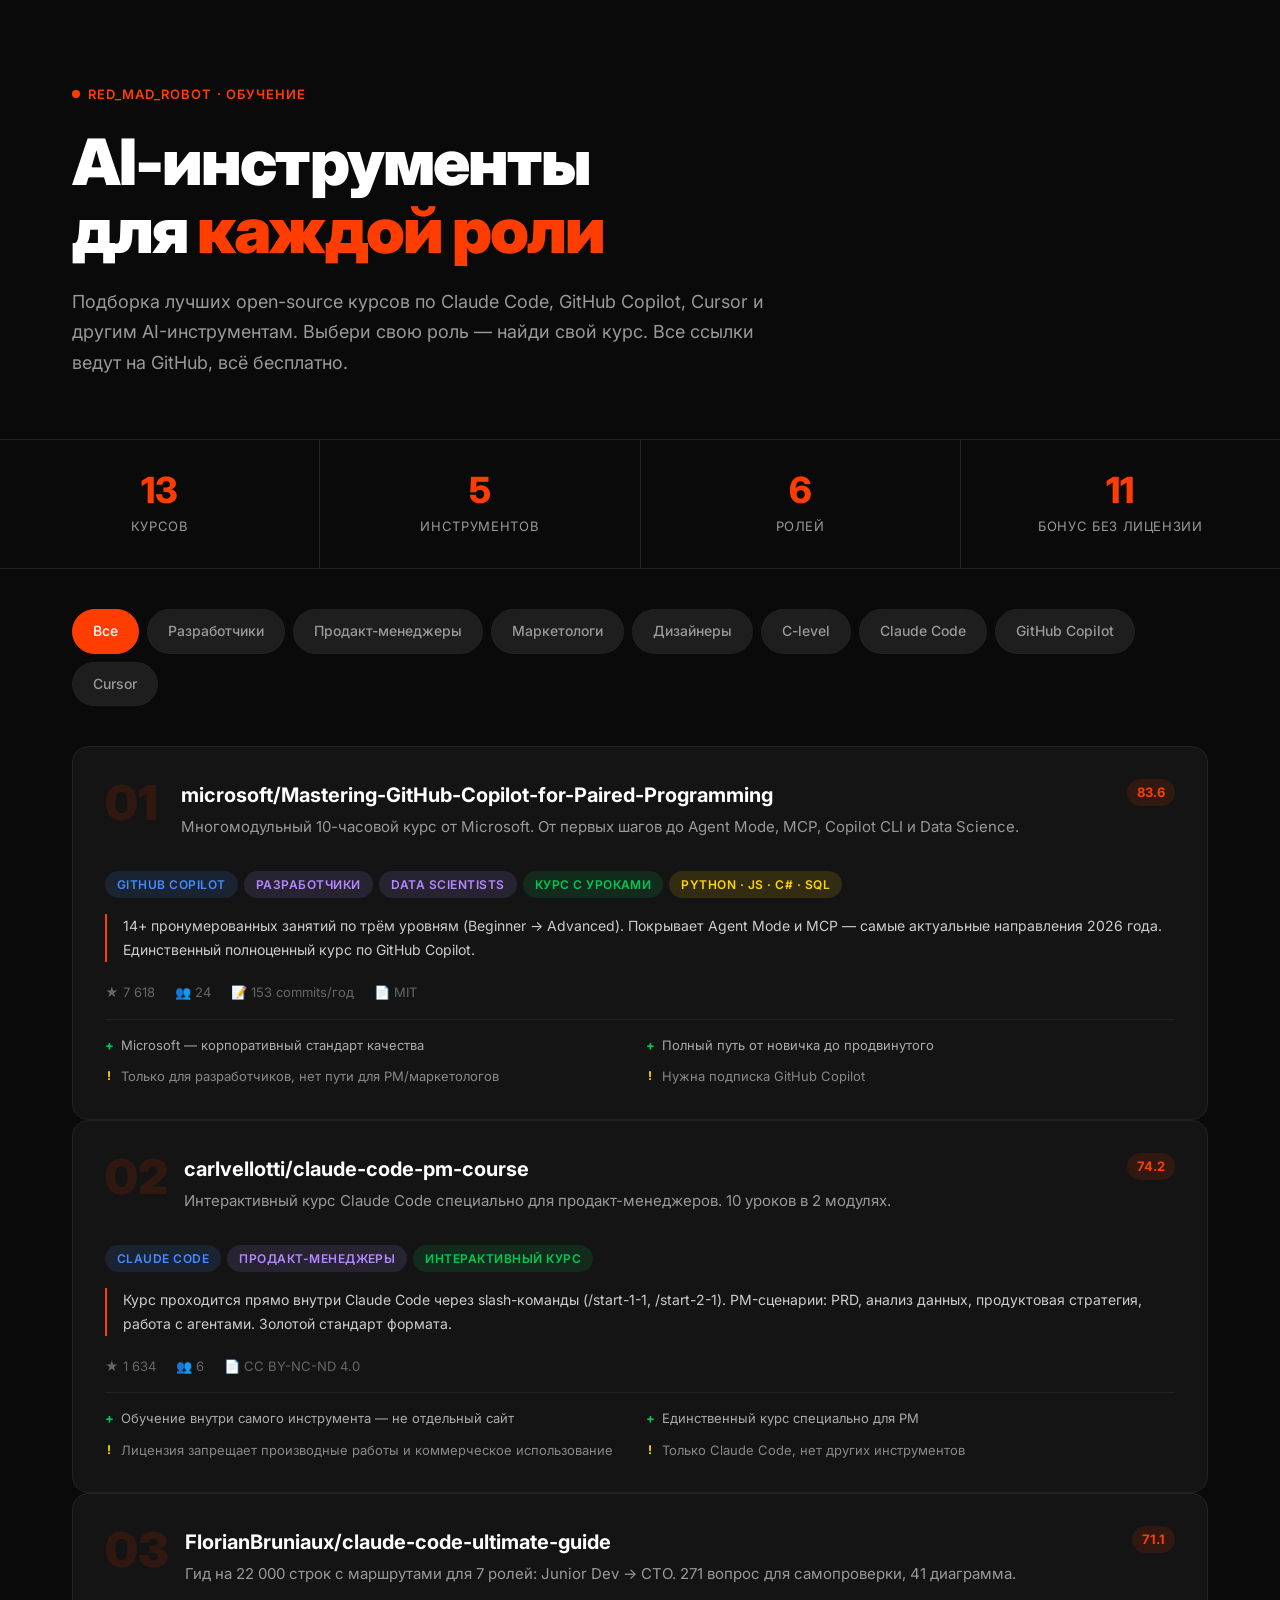
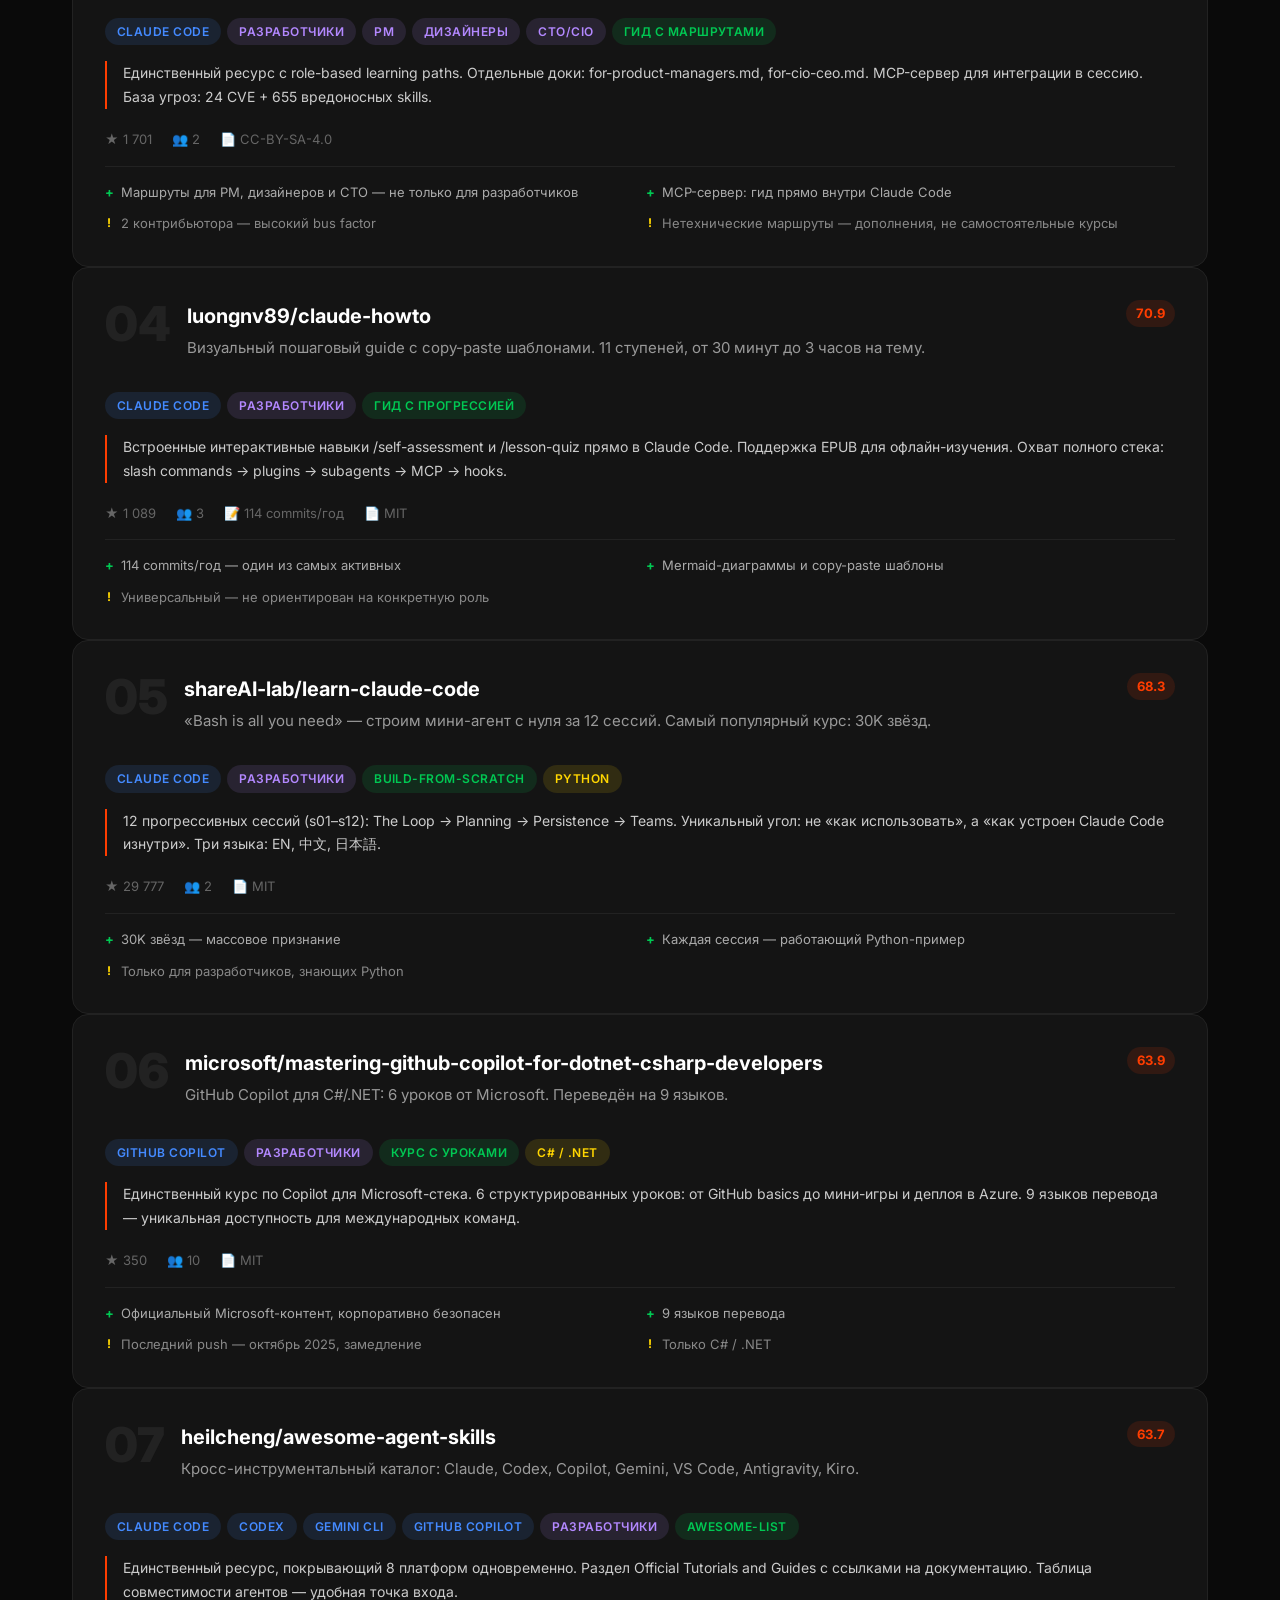
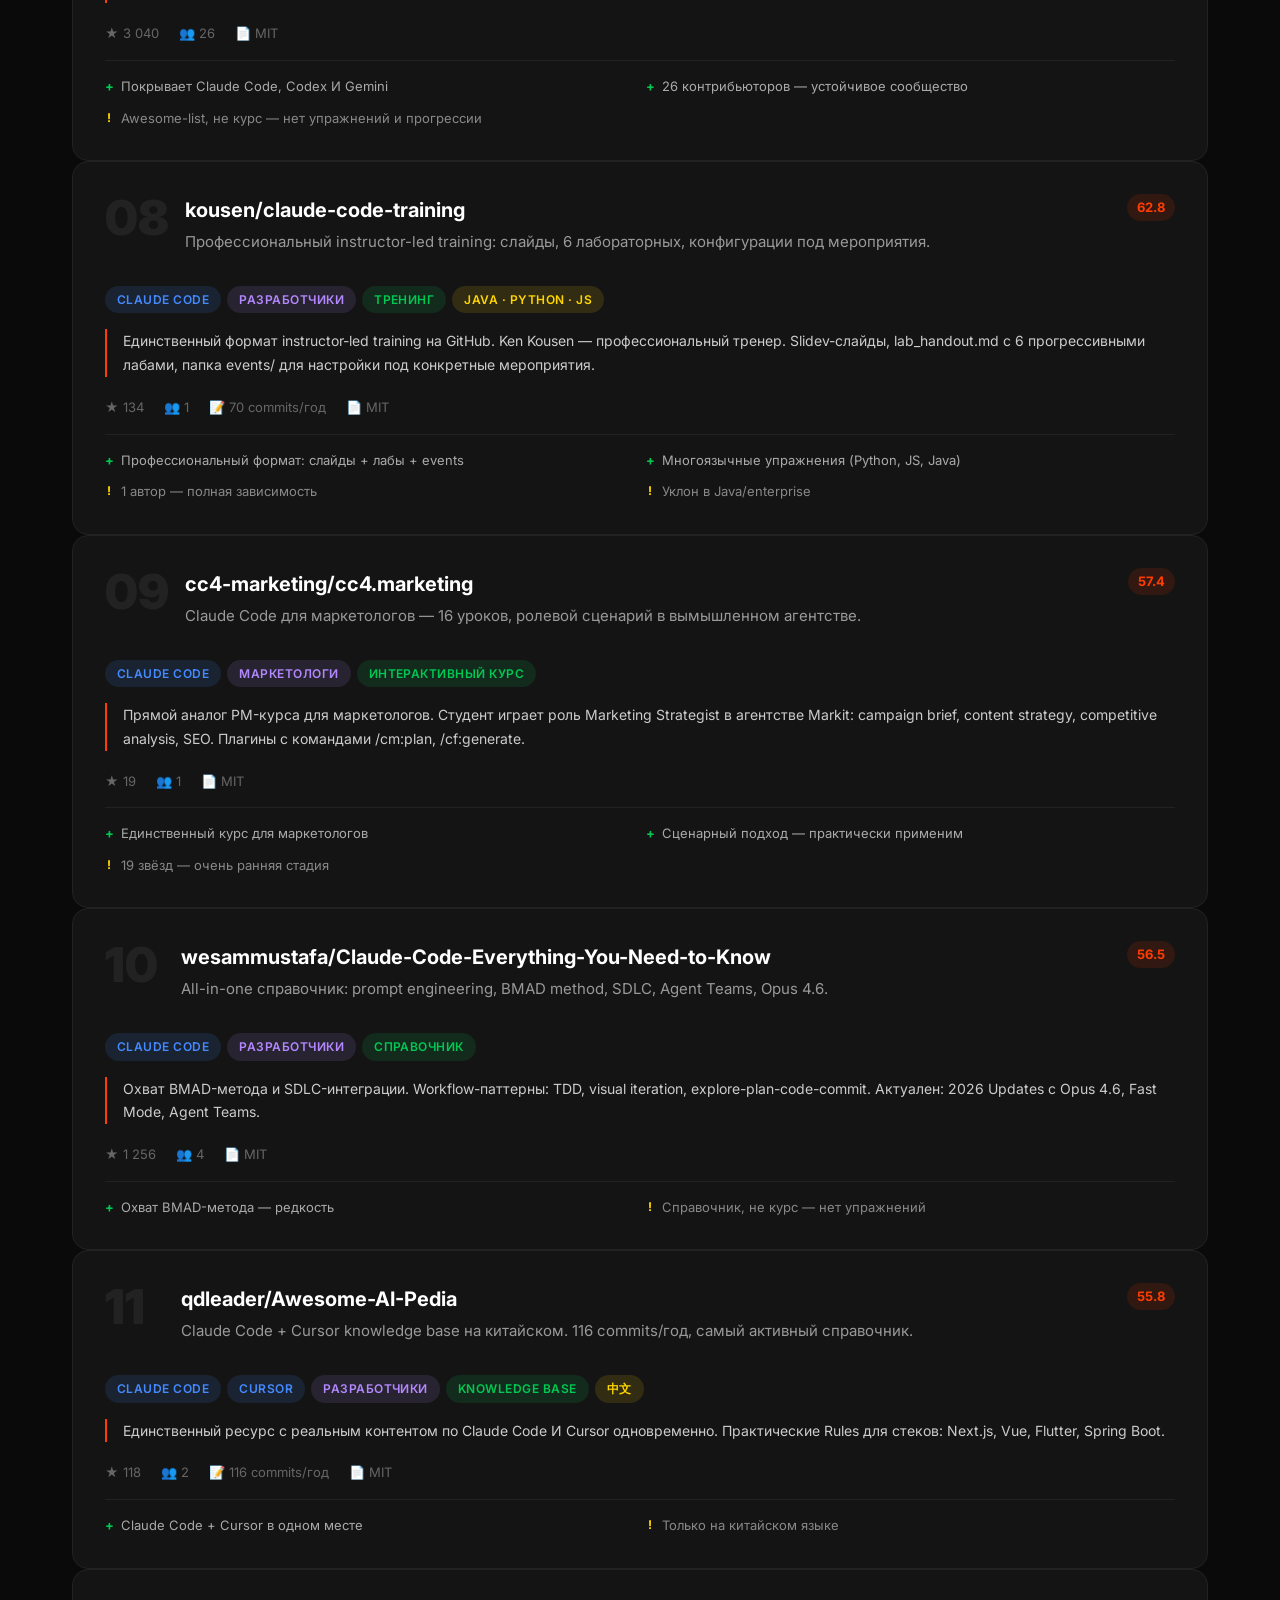
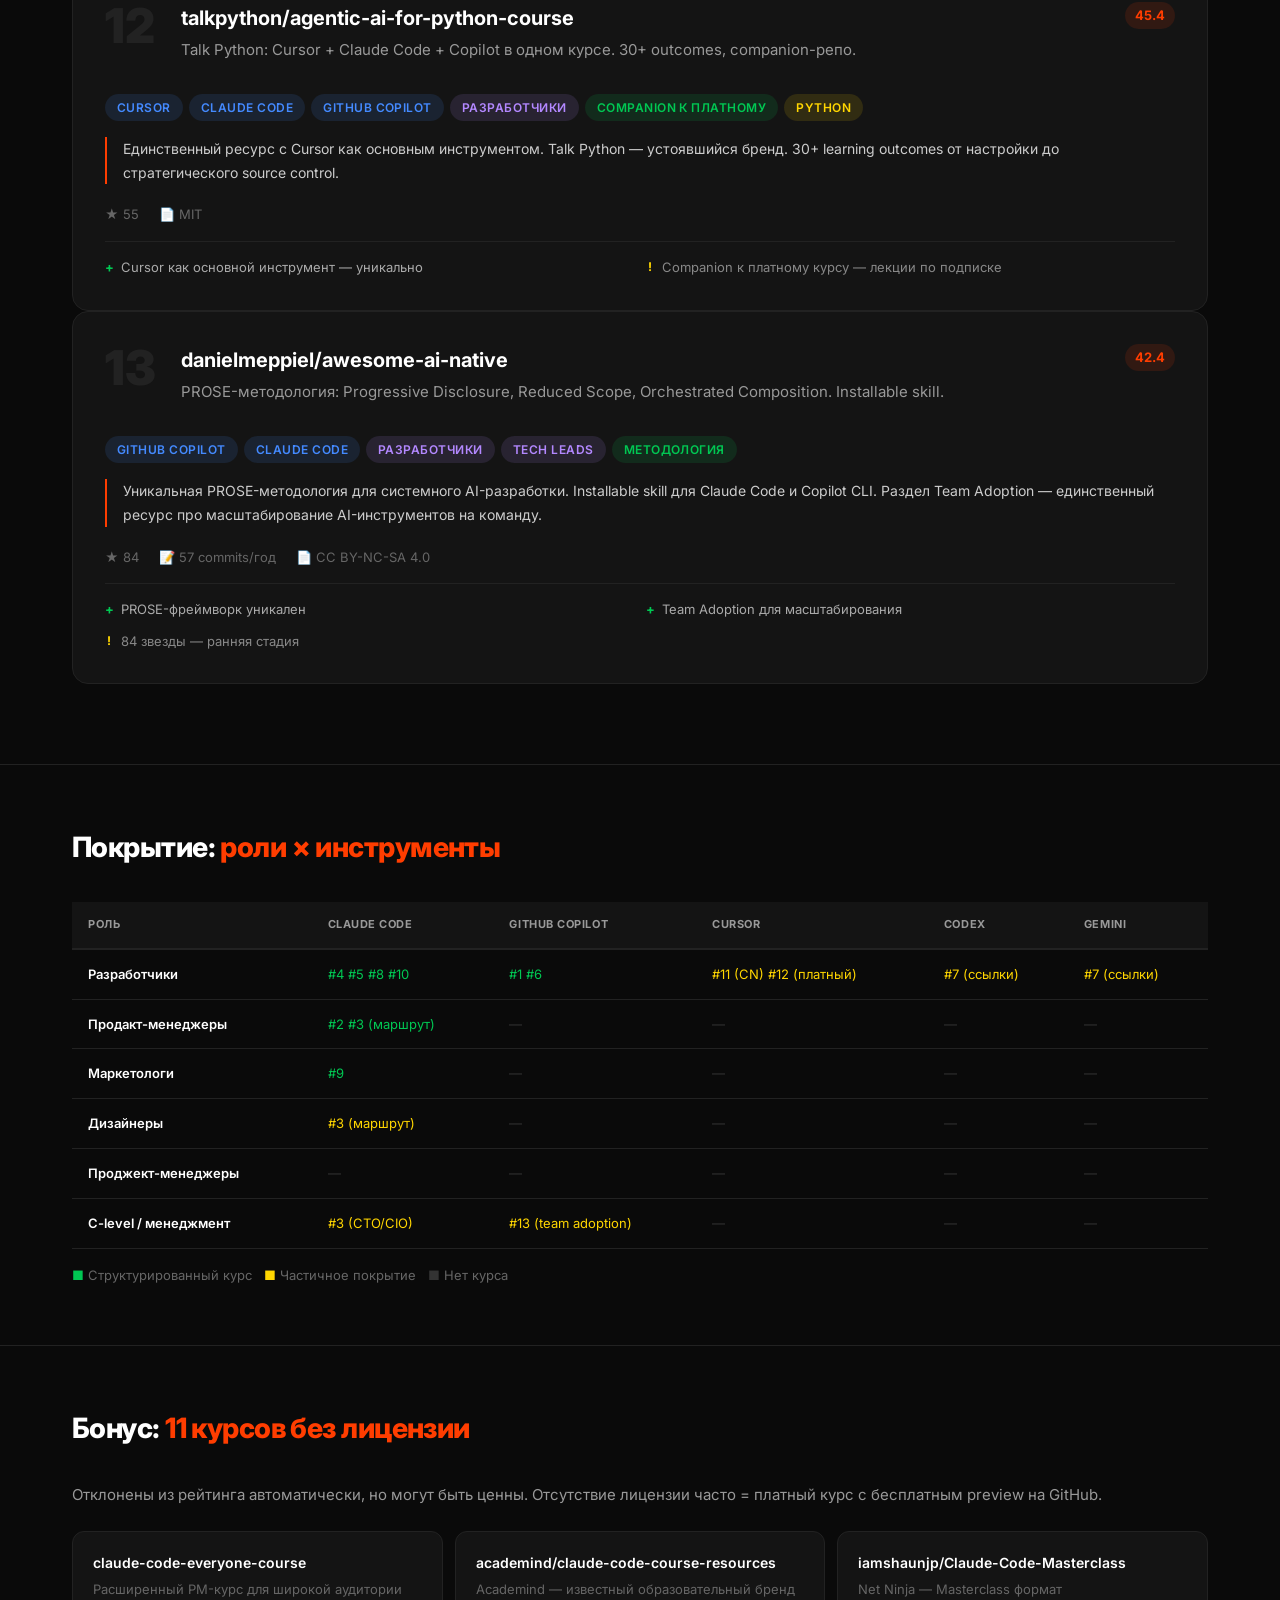
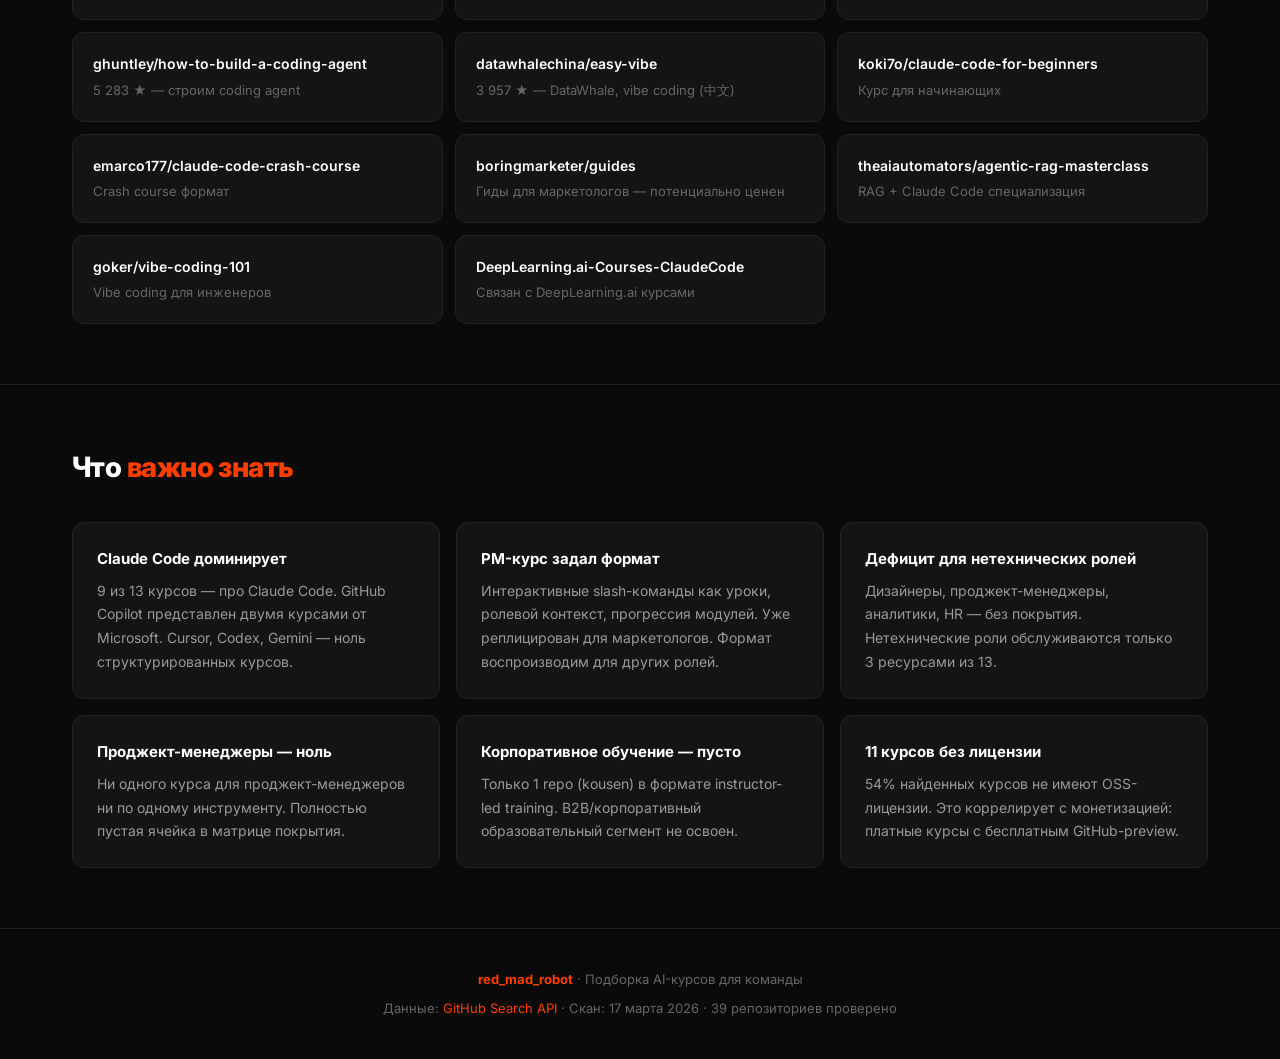
<file: resource/ai-courses-landing-v3.html>
<!DOCTYPE html>
<html lang="ru">
<head>
<meta charset="UTF-8">
<meta name="viewport" content="width=device-width, initial-scale=1.0">
<title>AI-инструменты: курсы для команды — red_mad_robot</title>
<link rel="preconnect" href="https://fonts.googleapis.com">
<link rel="preconnect" href="https://fonts.gstatic.com" crossorigin>
<link href="https://fonts.googleapis.com/css2?family=Inter:wght@400;500;600;700;800;900&display=swap" rel="stylesheet">
<style>
:root {
  --red: #FF3D00;
  --red-hover: #FF5722;
  --red-dim: rgba(255, 61, 0, 0.12);
  --bg: #0A0A0A;
  --bg-card: #141414;
  --bg-card-hover: #1A1A1A;
  --bg-tag: #1E1E1E;
  --text: #FFFFFF;
  --text-secondary: #999999;
  --text-dim: #666666;
  --border: #222222;
  --green: #00C853;
  --yellow: #FFD600;
  --blue: #448AFF;
  --purple: #B388FF;
}

* { margin: 0; padding: 0; box-sizing: border-box; }

body {
  font-family: 'Inter', -apple-system, BlinkMacSystemFont, sans-serif;
  background: var(--bg);
  color: var(--text);
  line-height: 1.6;
  -webkit-font-smoothing: antialiased;
}

.container {
  max-width: 1200px;
  margin: 0 auto;
  padding: 0 32px;
}

/* ── Hero ── */
.hero {
  padding: 80px 0 60px;
  border-bottom: 1px solid var(--border);
}

.hero__label {
  display: inline-flex;
  align-items: center;
  gap: 8px;
  font-size: 13px;
  font-weight: 600;
  letter-spacing: 0.08em;
  text-transform: uppercase;
  color: var(--red);
  margin-bottom: 24px;
}

.hero__label::before {
  content: '';
  display: block;
  width: 8px;
  height: 8px;
  background: var(--red);
  border-radius: 50%;
}

.hero__title {
  font-size: clamp(36px, 5vw, 64px);
  font-weight: 900;
  line-height: 1.05;
  letter-spacing: -0.03em;
  margin-bottom: 24px;
  max-width: 900px;
}

.hero__title span {
  color: var(--red);
}

.hero__subtitle {
  font-size: 18px;
  color: var(--text-secondary);
  max-width: 720px;
  line-height: 1.7;
}

/* ── Stats bar ── */
.stats {
  display: grid;
  grid-template-columns: repeat(auto-fit, minmax(160px, 1fr));
  gap: 1px;
  background: var(--border);
  border-bottom: 1px solid var(--border);
}

.stat {
  background: var(--bg);
  padding: 32px;
  text-align: center;
}

.stat__number {
  font-size: 36px;
  font-weight: 800;
  color: var(--red);
  line-height: 1;
  margin-bottom: 8px;
}

.stat__label {
  font-size: 13px;
  color: var(--text-secondary);
  text-transform: uppercase;
  letter-spacing: 0.05em;
}

/* ── Filter ── */
.filter-section {
  padding: 40px 0 20px;
}

.filter-row {
  display: flex;
  gap: 8px;
  flex-wrap: wrap;
}

.filter-btn {
  background: var(--bg-tag);
  border: 1px solid var(--border);
  color: var(--text-secondary);
  padding: 10px 20px;
  border-radius: 100px;
  font-size: 14px;
  font-family: inherit;
  font-weight: 500;
  cursor: pointer;
  transition: all 0.2s;
  -webkit-tap-highlight-color: rgba(255, 61, 0, 0.2);
  touch-action: manipulation;
  min-height: 44px;
  user-select: none;
}

.filter-btn:hover {
  border-color: var(--text-dim);
  color: var(--text);
}

/* active state handled by :checked CSS selectors */

/* ── Course cards ── */
.courses {
  padding: 20px 0 80px;
  display: grid;
  gap: 16px;
}

.course-card {
  background: var(--bg-card);
  border: 1px solid var(--border);
  border-radius: 16px;
  padding: 32px;
  transition: all 0.25s;
  cursor: default;
  position: relative;
  overflow: hidden;
}

.course-card:hover {
  background: var(--bg-card-hover);
  border-color: #333;
  transform: translateY(-2px);
}

.course-card__header {
  display: flex;
  justify-content: space-between;
  align-items: flex-start;
  gap: 16px;
  margin-bottom: 16px;
}

.course-card__rank {
  font-size: 48px;
  font-weight: 900;
  color: var(--border);
  line-height: 1;
  flex-shrink: 0;
  min-width: 60px;
}

.course-card__rank.top3 {
  color: var(--red-dim);
}

.course-card__meta {
  flex: 1;
}

.course-card__name {
  font-size: 20px;
  font-weight: 700;
  margin-bottom: 4px;
}

.course-card__name a {
  color: var(--text);
  text-decoration: none;
  word-break: break-word;
  overflow-wrap: break-word;
}

.course-card__name a:hover {
  color: var(--red);
}

.course-card__score-badge {
  display: inline-flex;
  align-items: center;
  gap: 4px;
  background: var(--red-dim);
  color: var(--red);
  font-size: 13px;
  font-weight: 700;
  padding: 3px 10px;
  border-radius: 100px;
  flex-shrink: 0;
}

.course-card__desc {
  color: var(--text-secondary);
  font-size: 15px;
  margin-bottom: 16px;
}

.course-card__why {
  font-size: 14px;
  line-height: 1.7;
  color: #ccc;
  margin-bottom: 20px;
  padding-left: 16px;
  border-left: 2px solid var(--red);
}

.course-card__tags {
  display: flex;
  gap: 6px;
  flex-wrap: wrap;
  margin-bottom: 16px;
}

.tag {
  display: inline-block;
  padding: 4px 12px;
  border-radius: 100px;
  font-size: 12px;
  font-weight: 600;
  text-transform: uppercase;
  letter-spacing: 0.04em;
}

.tag--tool {
  background: rgba(68, 138, 255, 0.12);
  color: var(--blue);
}

.tag--role {
  background: rgba(179, 136, 255, 0.12);
  color: var(--purple);
}

.tag--format {
  background: rgba(0, 200, 83, 0.12);
  color: var(--green);
}

.tag--lang {
  background: rgba(255, 214, 0, 0.12);
  color: var(--yellow);
}

.course-card__stats {
  display: flex;
  gap: 12px 20px;
  font-size: 13px;
  color: var(--text-dim);
  flex-wrap: wrap;
}

.course-card__stats span {
  display: flex;
  align-items: center;
  gap: 5px;
  white-space: nowrap;
}

.course-card__pros {
  margin-top: 16px;
  padding-top: 16px;
  border-top: 1px solid var(--border);
  display: grid;
  grid-template-columns: 1fr 1fr;
  gap: 12px;
}

@media (max-width: 640px) {
  .course-card__pros {
    grid-template-columns: 1fr;
  }
}

.pro, .con {
  font-size: 13px;
  line-height: 1.5;
  padding-left: 16px;
  position: relative;
}

.pro { color: #aaa; }
.con { color: #888; }

.pro::before {
  content: '+';
  position: absolute;
  left: 0;
  color: var(--green);
  font-weight: 700;
}

.con::before {
  content: '!';
  position: absolute;
  left: 2px;
  color: var(--yellow);
  font-weight: 700;
  font-size: 12px;
}

/* ── Matrix ── */
.matrix-section {
  padding: 60px 0;
  border-top: 1px solid var(--border);
}

.section-title {
  font-size: 28px;
  font-weight: 800;
  margin-bottom: 32px;
  letter-spacing: -0.02em;
}

.section-title span {
  color: var(--red);
}

.matrix-wrap {
  overflow-x: auto;
  -webkit-overflow-scrolling: touch;
}

.matrix {
  width: 100%;
  border-collapse: collapse;
  font-size: 13px;
  min-width: 700px;
}

.matrix th {
  background: var(--bg-card);
  padding: 14px 16px;
  text-align: left;
  font-weight: 700;
  text-transform: uppercase;
  letter-spacing: 0.05em;
  font-size: 11px;
  color: var(--text-secondary);
  border-bottom: 2px solid var(--border);
  position: sticky;
  top: 0;
}

.matrix td {
  padding: 14px 16px;
  border-bottom: 1px solid var(--border);
  vertical-align: top;
  color: var(--text-secondary);
}

.matrix tr:hover td {
  background: var(--bg-card);
}

.matrix td:first-child {
  font-weight: 600;
  color: var(--text);
  white-space: nowrap;
}

.matrix .has-course {
  color: var(--green);
}

.matrix .has-partial {
  color: var(--yellow);
}

.matrix .has-none {
  color: #333;
}

/* ── No-license section ── */
.nolicense-section {
  padding: 60px 0;
  border-top: 1px solid var(--border);
}

.nolicense-grid {
  display: grid;
  grid-template-columns: repeat(auto-fill, minmax(min(280px, 100%), 1fr));
  gap: 12px;
}

.nolicense-card {
  background: var(--bg-card);
  border: 1px solid var(--border);
  border-radius: 12px;
  padding: 20px;
}

.nolicense-card__name {
  font-size: 14px;
  font-weight: 600;
  margin-bottom: 4px;
}

.nolicense-card__name a {
  color: var(--text);
  text-decoration: none;
}

.nolicense-card__name a:hover {
  color: var(--red);
}

.nolicense-card__note {
  font-size: 13px;
  color: var(--text-dim);
}

/* ── Landscape ── */
.landscape-section {
  padding: 60px 0;
  border-top: 1px solid var(--border);
}

.landscape-grid {
  display: grid;
  grid-template-columns: repeat(auto-fit, minmax(min(340px, 100%), 1fr));
  gap: 16px;
}

.insight-card {
  background: var(--bg-card);
  border: 1px solid var(--border);
  border-radius: 12px;
  padding: 24px;
}

.insight-card__title {
  font-size: 15px;
  font-weight: 700;
  margin-bottom: 8px;
  color: var(--text);
}

.insight-card__text {
  font-size: 14px;
  color: var(--text-secondary);
  line-height: 1.7;
}

/* ── Footer ── */
.footer {
  padding: 40px 0;
  border-top: 1px solid var(--border);
  text-align: center;
  color: var(--text-dim);
  font-size: 13px;
}

.footer a {
  color: var(--red);
  text-decoration: none;
}

/* ── Responsive ── */
@media (max-width: 768px) {
  .container { padding: 0 16px; }
  .hero { padding: 48px 0 32px; }
  .hero__subtitle { font-size: 16px; }
  .course-card { padding: 20px; }
  .course-card__header { flex-direction: column; gap: 12px; }
  .course-card__rank { font-size: 28px; min-width: auto; }
  .course-card__name { font-size: 16px; }
  .course-card__desc { font-size: 14px; }
  .course-card__why { font-size: 13px; }
  .course-card__score-badge { align-self: flex-start; }
  .stat { padding: 20px 12px; }
  .stat__number { font-size: 28px; }
  .stat__label { font-size: 11px; }
  .stats { grid-template-columns: repeat(2, 1fr); }
  .filter-row { gap: 6px; }
  .filter-btn { padding: 10px 16px; font-size: 13px; }
  .filter-section { padding: 24px 0 12px; }
  .section-title { font-size: 22px; }
  .matrix-section, .nolicense-section, .landscape-section { padding: 40px 0; }
  .tag { font-size: 11px; padding: 3px 10px; }
}

@media (max-width: 420px) {
  .container { padding: 0 12px; }
  .hero { padding: 32px 0 24px; }
  .course-card { padding: 16px; border-radius: 12px; }
  .course-card__name { font-size: 15px; }
  .filter-btn { padding: 10px 14px; font-size: 12px; }
  .stats { grid-template-columns: repeat(2, 1fr); }
  .stat__number { font-size: 24px; }
  .stat__label { font-size: 10px; }
  .nolicense-card { padding: 16px; }
  .insight-card { padding: 16px; }
}

/* ── CSS-only filter (no JS needed) ── */
.filter-input { display: none; }

.filter-btn {
  display: inline-block;
  text-decoration: none;
}

/* Active label highlight */
#f-all:checked ~ .filter-section label[for="f-all"],
#f-role-dev:checked ~ .filter-section label[for="f-role-dev"],
#f-role-pm:checked ~ .filter-section label[for="f-role-pm"],
#f-role-marketing:checked ~ .filter-section label[for="f-role-marketing"],
#f-role-design:checked ~ .filter-section label[for="f-role-design"],
#f-role-clevel:checked ~ .filter-section label[for="f-role-clevel"],
#f-tool-claude:checked ~ .filter-section label[for="f-tool-claude"],
#f-tool-copilot:checked ~ .filter-section label[for="f-tool-copilot"],
#f-tool-cursor:checked ~ .filter-section label[for="f-tool-cursor"] {
  background: var(--red) !important;
  border-color: var(--red) !important;
  color: #fff !important;
}

/* Show all when "all" checked (default) */
#f-all:checked ~ .courses .course-card { display: block; }

/* Role filters: hide all, show matching */
#f-role-dev:checked ~ .courses .course-card { display: none; }
#f-role-dev:checked ~ .courses [data-roles~="role-dev"] { display: block; }

#f-role-pm:checked ~ .courses .course-card { display: none; }
#f-role-pm:checked ~ .courses [data-roles~="role-pm"] { display: block; }

#f-role-marketing:checked ~ .courses .course-card { display: none; }
#f-role-marketing:checked ~ .courses [data-roles~="role-marketing"] { display: block; }

#f-role-design:checked ~ .courses .course-card { display: none; }
#f-role-design:checked ~ .courses [data-roles~="role-design"] { display: block; }

#f-role-clevel:checked ~ .courses .course-card { display: none; }
#f-role-clevel:checked ~ .courses [data-roles~="role-clevel"] { display: block; }

/* Tool filters: hide all, show matching */
#f-tool-claude:checked ~ .courses .course-card { display: none; }
#f-tool-claude:checked ~ .courses [data-tools~="tool-claude"] { display: block; }

#f-tool-copilot:checked ~ .courses .course-card { display: none; }
#f-tool-copilot:checked ~ .courses [data-tools~="tool-copilot"] { display: block; }

#f-tool-cursor:checked ~ .courses .course-card { display: none; }
#f-tool-cursor:checked ~ .courses [data-tools~="tool-cursor"] { display: block; }
</style>
</head>
<body>

<!-- Hero -->
<section class="hero">
  <div class="container">
    <div class="hero__label">red_mad_robot · обучение</div>
    <h1 class="hero__title">AI-инструменты<br>для <span>каждой роли</span></h1>
    <p class="hero__subtitle">Подборка лучших open-source курсов по Claude Code, GitHub Copilot, Cursor и другим AI-инструментам. Выбери свою роль — найди свой курс. Все ссылки ведут на GitHub, всё бесплатно.</p>
  </div>
</section>

<!-- Stats -->
<div class="stats">
  <div class="stat">
    <div class="stat__number">13</div>
    <div class="stat__label">курсов</div>
  </div>
  <div class="stat">
    <div class="stat__number">5</div>
    <div class="stat__label">инструментов</div>
  </div>
  <div class="stat">
    <div class="stat__number">6</div>
    <div class="stat__label">ролей</div>
  </div>
  <div class="stat">
    <div class="stat__number">11</div>
    <div class="stat__label">бонус без лицензии</div>
  </div>
</div>

<!-- Filterable wrapper: radio inputs + filters + cards must be siblings -->
<div class="filterable">

<!-- Hidden radio inputs (CSS-only, no JS) -->
<input type="radio" name="filter" id="f-all" class="filter-input" checked>
<input type="radio" name="filter" id="f-role-dev" class="filter-input">
<input type="radio" name="filter" id="f-role-pm" class="filter-input">
<input type="radio" name="filter" id="f-role-marketing" class="filter-input">
<input type="radio" name="filter" id="f-role-design" class="filter-input">
<input type="radio" name="filter" id="f-role-clevel" class="filter-input">
<input type="radio" name="filter" id="f-tool-claude" class="filter-input">
<input type="radio" name="filter" id="f-tool-copilot" class="filter-input">
<input type="radio" name="filter" id="f-tool-cursor" class="filter-input">

<!-- Filters -->
<section class="filter-section">
  <div class="container">
    <div class="filter-row">
      <label for="f-all" class="filter-btn">Все</label>
      <label for="f-role-dev" class="filter-btn">Разработчики</label>
      <label for="f-role-pm" class="filter-btn">Продакт-менеджеры</label>
      <label for="f-role-marketing" class="filter-btn">Маркетологи</label>
      <label for="f-role-design" class="filter-btn">Дизайнеры</label>
      <label for="f-role-clevel" class="filter-btn">C-level</label>
      <label for="f-tool-claude" class="filter-btn">Claude Code</label>
      <label for="f-tool-copilot" class="filter-btn">GitHub Copilot</label>
      <label for="f-tool-cursor" class="filter-btn">Cursor</label>
    </div>
  </div>
</section>

<!-- Course Cards -->
<section class="courses">
  <div class="container">

    <!-- #1 -->
    <div class="course-card" data-roles="role-dev" data-tools="tool-copilot">
      <div class="course-card__header">
        <div class="course-card__rank top3">01</div>
        <div class="course-card__meta">
          <div class="course-card__name">
            <a href="https://github.com/microsoft/Mastering-GitHub-Copilot-for-Paired-Programming" target="_blank">microsoft/Mastering-GitHub-Copilot-for-Paired-Programming</a>
          </div>
          <div class="course-card__desc">Многомодульный 10-часовой курс от Microsoft. От первых шагов до Agent Mode, MCP, Copilot CLI и Data Science.</div>
        </div>
        <div class="course-card__score-badge">83.6</div>
      </div>
      <div class="course-card__tags">
        <span class="tag tag--tool">GitHub Copilot</span>
        <span class="tag tag--role">Разработчики</span>
        <span class="tag tag--role">Data Scientists</span>
        <span class="tag tag--format">Курс с уроками</span>
        <span class="tag tag--lang">Python · JS · C# · SQL</span>
      </div>
      <div class="course-card__why">14+ пронумерованных занятий по трём уровням (Beginner → Advanced). Покрывает Agent Mode и MCP — самые актуальные направления 2026 года. Единственный полноценный курс по GitHub Copilot.</div>
      <div class="course-card__stats">
        <span>★ 7 618</span>
        <span>👥 24</span>
        <span>📝 153 commits/год</span>
        <span>📄 MIT</span>
      </div>
      <div class="course-card__pros">
        <div class="pro">Microsoft — корпоративный стандарт качества</div>
        <div class="pro">Полный путь от новичка до продвинутого</div>
        <div class="con">Только для разработчиков, нет пути для PM/маркетологов</div>
        <div class="con">Нужна подписка GitHub Copilot</div>
      </div>
    </div>

    <!-- #2 -->
    <div class="course-card" data-roles="role-pm" data-tools="tool-claude">
      <div class="course-card__header">
        <div class="course-card__rank top3">02</div>
        <div class="course-card__meta">
          <div class="course-card__name">
            <a href="https://github.com/carlvellotti/claude-code-pm-course" target="_blank">carlvellotti/claude-code-pm-course</a>
          </div>
          <div class="course-card__desc">Интерактивный курс Claude Code специально для продакт-менеджеров. 10 уроков в 2 модулях.</div>
        </div>
        <div class="course-card__score-badge">74.2</div>
      </div>
      <div class="course-card__tags">
        <span class="tag tag--tool">Claude Code</span>
        <span class="tag tag--role">Продакт-менеджеры</span>
        <span class="tag tag--format">Интерактивный курс</span>
      </div>
      <div class="course-card__why">Курс проходится прямо внутри Claude Code через slash-команды (/start-1-1, /start-2-1). PM-сценарии: PRD, анализ данных, продуктовая стратегия, работа с агентами. Золотой стандарт формата.</div>
      <div class="course-card__stats">
        <span>★ 1 634</span>
        <span>👥 6</span>
        <span>📄 CC BY-NC-ND 4.0</span>
      </div>
      <div class="course-card__pros">
        <div class="pro">Обучение внутри самого инструмента — не отдельный сайт</div>
        <div class="pro">Единственный курс специально для PM</div>
        <div class="con">Лицензия запрещает производные работы и коммерческое использование</div>
        <div class="con">Только Claude Code, нет других инструментов</div>
      </div>
    </div>

    <!-- #3 -->
    <div class="course-card" data-roles="role-dev role-pm role-design role-clevel" data-tools="tool-claude">
      <div class="course-card__header">
        <div class="course-card__rank top3">03</div>
        <div class="course-card__meta">
          <div class="course-card__name">
            <a href="https://github.com/FlorianBruniaux/claude-code-ultimate-guide" target="_blank">FlorianBruniaux/claude-code-ultimate-guide</a>
          </div>
          <div class="course-card__desc">Гид на 22 000 строк с маршрутами для 7 ролей: Junior Dev → CTO. 271 вопрос для самопроверки, 41 диаграмма.</div>
        </div>
        <div class="course-card__score-badge">71.1</div>
      </div>
      <div class="course-card__tags">
        <span class="tag tag--tool">Claude Code</span>
        <span class="tag tag--role">Разработчики</span>
        <span class="tag tag--role">PM</span>
        <span class="tag tag--role">Дизайнеры</span>
        <span class="tag tag--role">CTO/CIO</span>
        <span class="tag tag--format">Гид с маршрутами</span>
      </div>
      <div class="course-card__why">Единственный ресурс с role-based learning paths. Отдельные доки: for-product-managers.md, for-cio-ceo.md. MCP-сервер для интеграции в сессию. База угроз: 24 CVE + 655 вредоносных skills.</div>
      <div class="course-card__stats">
        <span>★ 1 701</span>
        <span>👥 2</span>
        <span>📄 CC-BY-SA-4.0</span>
      </div>
      <div class="course-card__pros">
        <div class="pro">Маршруты для PM, дизайнеров и CTO — не только для разработчиков</div>
        <div class="pro">MCP-сервер: гид прямо внутри Claude Code</div>
        <div class="con">2 контрибьютора — высокий bus factor</div>
        <div class="con">Нетехнические маршруты — дополнения, не самостоятельные курсы</div>
      </div>
    </div>

    <!-- #4 -->
    <div class="course-card" data-roles="role-dev" data-tools="tool-claude">
      <div class="course-card__header">
        <div class="course-card__rank">04</div>
        <div class="course-card__meta">
          <div class="course-card__name">
            <a href="https://github.com/luongnv89/claude-howto" target="_blank">luongnv89/claude-howto</a>
          </div>
          <div class="course-card__desc">Визуальный пошаговый guide с copy-paste шаблонами. 11 ступеней, от 30 минут до 3 часов на тему.</div>
        </div>
        <div class="course-card__score-badge">70.9</div>
      </div>
      <div class="course-card__tags">
        <span class="tag tag--tool">Claude Code</span>
        <span class="tag tag--role">Разработчики</span>
        <span class="tag tag--format">Гид с прогрессией</span>
      </div>
      <div class="course-card__why">Встроенные интерактивные навыки /self-assessment и /lesson-quiz прямо в Claude Code. Поддержка EPUB для офлайн-изучения. Охват полного стека: slash commands → plugins → subagents → MCP → hooks.</div>
      <div class="course-card__stats">
        <span>★ 1 089</span>
        <span>👥 3</span>
        <span>📝 114 commits/год</span>
        <span>📄 MIT</span>
      </div>
      <div class="course-card__pros">
        <div class="pro">114 commits/год — один из самых активных</div>
        <div class="pro">Mermaid-диаграммы и copy-paste шаблоны</div>
        <div class="con">Универсальный — не ориентирован на конкретную роль</div>
      </div>
    </div>

    <!-- #5 -->
    <div class="course-card" data-roles="role-dev" data-tools="tool-claude">
      <div class="course-card__header">
        <div class="course-card__rank">05</div>
        <div class="course-card__meta">
          <div class="course-card__name">
            <a href="https://github.com/shareAI-lab/learn-claude-code" target="_blank">shareAI-lab/learn-claude-code</a>
          </div>
          <div class="course-card__desc">«Bash is all you need» — строим мини-агент с нуля за 12 сессий. Самый популярный курс: 30K звёзд.</div>
        </div>
        <div class="course-card__score-badge">68.3</div>
      </div>
      <div class="course-card__tags">
        <span class="tag tag--tool">Claude Code</span>
        <span class="tag tag--role">Разработчики</span>
        <span class="tag tag--format">Build-from-scratch</span>
        <span class="tag tag--lang">Python</span>
      </div>
      <div class="course-card__why">12 прогрессивных сессий (s01–s12): The Loop → Planning → Persistence → Teams. Уникальный угол: не «как использовать», а «как устроен Claude Code изнутри». Три языка: EN, 中文, 日本語.</div>
      <div class="course-card__stats">
        <span>★ 29 777</span>
        <span>👥 2</span>
        <span>📄 MIT</span>
      </div>
      <div class="course-card__pros">
        <div class="pro">30K звёзд — массовое признание</div>
        <div class="pro">Каждая сессия — работающий Python-пример</div>
        <div class="con">Только для разработчиков, знающих Python</div>
      </div>
    </div>

    <!-- #6 -->
    <div class="course-card" data-roles="role-dev" data-tools="tool-copilot">
      <div class="course-card__header">
        <div class="course-card__rank">06</div>
        <div class="course-card__meta">
          <div class="course-card__name">
            <a href="https://github.com/microsoft/mastering-github-copilot-for-dotnet-csharp-developers" target="_blank">microsoft/mastering-github-copilot-for-dotnet-csharp-developers</a>
          </div>
          <div class="course-card__desc">GitHub Copilot для C#/.NET: 6 уроков от Microsoft. Переведён на 9 языков.</div>
        </div>
        <div class="course-card__score-badge">63.9</div>
      </div>
      <div class="course-card__tags">
        <span class="tag tag--tool">GitHub Copilot</span>
        <span class="tag tag--role">Разработчики</span>
        <span class="tag tag--format">Курс с уроками</span>
        <span class="tag tag--lang">C# / .NET</span>
      </div>
      <div class="course-card__why">Единственный курс по Copilot для Microsoft-стека. 6 структурированных уроков: от GitHub basics до мини-игры и деплоя в Azure. 9 языков перевода — уникальная доступность для международных команд.</div>
      <div class="course-card__stats">
        <span>★ 350</span>
        <span>👥 10</span>
        <span>📄 MIT</span>
      </div>
      <div class="course-card__pros">
        <div class="pro">Официальный Microsoft-контент, корпоративно безопасен</div>
        <div class="pro">9 языков перевода</div>
        <div class="con">Последний push — октябрь 2025, замедление</div>
        <div class="con">Только C# / .NET</div>
      </div>
    </div>

    <!-- #7 -->
    <div class="course-card" data-roles="role-dev" data-tools="tool-claude tool-copilot tool-cursor">
      <div class="course-card__header">
        <div class="course-card__rank">07</div>
        <div class="course-card__meta">
          <div class="course-card__name">
            <a href="https://github.com/heilcheng/awesome-agent-skills" target="_blank">heilcheng/awesome-agent-skills</a>
          </div>
          <div class="course-card__desc">Кросс-инструментальный каталог: Claude, Codex, Copilot, Gemini, VS Code, Antigravity, Kiro.</div>
        </div>
        <div class="course-card__score-badge">63.7</div>
      </div>
      <div class="course-card__tags">
        <span class="tag tag--tool">Claude Code</span>
        <span class="tag tag--tool">Codex</span>
        <span class="tag tag--tool">Gemini CLI</span>
        <span class="tag tag--tool">GitHub Copilot</span>
        <span class="tag tag--role">Разработчики</span>
        <span class="tag tag--format">Awesome-list</span>
      </div>
      <div class="course-card__why">Единственный ресурс, покрывающий 8 платформ одновременно. Раздел Official Tutorials and Guides с ссылками на документацию. Таблица совместимости агентов — удобная точка входа.</div>
      <div class="course-card__stats">
        <span>★ 3 040</span>
        <span>👥 26</span>
        <span>📄 MIT</span>
      </div>
      <div class="course-card__pros">
        <div class="pro">Покрывает Claude Code, Codex И Gemini</div>
        <div class="pro">26 контрибьюторов — устойчивое сообщество</div>
        <div class="con">Awesome-list, не курс — нет упражнений и прогрессии</div>
      </div>
    </div>

    <!-- #8 -->
    <div class="course-card" data-roles="role-dev" data-tools="tool-claude">
      <div class="course-card__header">
        <div class="course-card__rank">08</div>
        <div class="course-card__meta">
          <div class="course-card__name">
            <a href="https://github.com/kousen/claude-code-training" target="_blank">kousen/claude-code-training</a>
          </div>
          <div class="course-card__desc">Профессиональный instructor-led training: слайды, 6 лабораторных, конфигурации под мероприятия.</div>
        </div>
        <div class="course-card__score-badge">62.8</div>
      </div>
      <div class="course-card__tags">
        <span class="tag tag--tool">Claude Code</span>
        <span class="tag tag--role">Разработчики</span>
        <span class="tag tag--format">Тренинг</span>
        <span class="tag tag--lang">Java · Python · JS</span>
      </div>
      <div class="course-card__why">Единственный формат instructor-led training на GitHub. Ken Kousen — профессиональный тренер. Slidev-слайды, lab_handout.md с 6 прогрессивными лабами, папка events/ для настройки под конкретные мероприятия.</div>
      <div class="course-card__stats">
        <span>★ 134</span>
        <span>👥 1</span>
        <span>📝 70 commits/год</span>
        <span>📄 MIT</span>
      </div>
      <div class="course-card__pros">
        <div class="pro">Профессиональный формат: слайды + лабы + events</div>
        <div class="pro">Многоязычные упражнения (Python, JS, Java)</div>
        <div class="con">1 автор — полная зависимость</div>
        <div class="con">Уклон в Java/enterprise</div>
      </div>
    </div>

    <!-- #9 -->
    <div class="course-card" data-roles="role-marketing" data-tools="tool-claude">
      <div class="course-card__header">
        <div class="course-card__rank">09</div>
        <div class="course-card__meta">
          <div class="course-card__name">
            <a href="https://github.com/cc4-marketing/cc4.marketing" target="_blank">cc4-marketing/cc4.marketing</a>
          </div>
          <div class="course-card__desc">Claude Code для маркетологов — 16 уроков, ролевой сценарий в вымышленном агентстве.</div>
        </div>
        <div class="course-card__score-badge">57.4</div>
      </div>
      <div class="course-card__tags">
        <span class="tag tag--tool">Claude Code</span>
        <span class="tag tag--role">Маркетологи</span>
        <span class="tag tag--format">Интерактивный курс</span>
      </div>
      <div class="course-card__why">Прямой аналог PM-курса для маркетологов. Студент играет роль Marketing Strategist в агентстве Markit: campaign brief, content strategy, competitive analysis, SEO. Плагины с командами /cm:plan, /cf:generate.</div>
      <div class="course-card__stats">
        <span>★ 19</span>
        <span>👥 1</span>
        <span>📄 MIT</span>
      </div>
      <div class="course-card__pros">
        <div class="pro">Единственный курс для маркетологов</div>
        <div class="pro">Сценарный подход — практически применим</div>
        <div class="con">19 звёзд — очень ранняя стадия</div>
      </div>
    </div>

    <!-- #10 -->
    <div class="course-card" data-roles="role-dev" data-tools="tool-claude">
      <div class="course-card__header">
        <div class="course-card__rank">10</div>
        <div class="course-card__meta">
          <div class="course-card__name">
            <a href="https://github.com/wesammustafa/Claude-Code-Everything-You-Need-to-Know" target="_blank">wesammustafa/Claude-Code-Everything-You-Need-to-Know</a>
          </div>
          <div class="course-card__desc">All-in-one справочник: prompt engineering, BMAD method, SDLC, Agent Teams, Opus 4.6.</div>
        </div>
        <div class="course-card__score-badge">56.5</div>
      </div>
      <div class="course-card__tags">
        <span class="tag tag--tool">Claude Code</span>
        <span class="tag tag--role">Разработчики</span>
        <span class="tag tag--format">Справочник</span>
      </div>
      <div class="course-card__why">Охват BMAD-метода и SDLC-интеграции. Workflow-паттерны: TDD, visual iteration, explore-plan-code-commit. Актуален: 2026 Updates с Opus 4.6, Fast Mode, Agent Teams.</div>
      <div class="course-card__stats">
        <span>★ 1 256</span>
        <span>👥 4</span>
        <span>📄 MIT</span>
      </div>
      <div class="course-card__pros">
        <div class="pro">Охват BMAD-метода — редкость</div>
        <div class="con">Справочник, не курс — нет упражнений</div>
      </div>
    </div>

    <!-- #11 -->
    <div class="course-card" data-roles="role-dev" data-tools="tool-claude tool-cursor">
      <div class="course-card__header">
        <div class="course-card__rank">11</div>
        <div class="course-card__meta">
          <div class="course-card__name">
            <a href="https://github.com/qdleader/Awesome-AI-Pedia" target="_blank">qdleader/Awesome-AI-Pedia</a>
          </div>
          <div class="course-card__desc">Claude Code + Cursor knowledge base на китайском. 116 commits/год, самый активный справочник.</div>
        </div>
        <div class="course-card__score-badge">55.8</div>
      </div>
      <div class="course-card__tags">
        <span class="tag tag--tool">Claude Code</span>
        <span class="tag tag--tool">Cursor</span>
        <span class="tag tag--role">Разработчики</span>
        <span class="tag tag--format">Knowledge base</span>
        <span class="tag tag--lang">中文</span>
      </div>
      <div class="course-card__why">Единственный ресурс с реальным контентом по Claude Code И Cursor одновременно. Практические Rules для стеков: Next.js, Vue, Flutter, Spring Boot.</div>
      <div class="course-card__stats">
        <span>★ 118</span>
        <span>👥 2</span>
        <span>📝 116 commits/год</span>
        <span>📄 MIT</span>
      </div>
      <div class="course-card__pros">
        <div class="pro">Claude Code + Cursor в одном месте</div>
        <div class="con">Только на китайском языке</div>
      </div>
    </div>

    <!-- #12 -->
    <div class="course-card" data-roles="role-dev" data-tools="tool-cursor tool-claude tool-copilot">
      <div class="course-card__header">
        <div class="course-card__rank">12</div>
        <div class="course-card__meta">
          <div class="course-card__name">
            <a href="https://github.com/talkpython/agentic-ai-for-python-course" target="_blank">talkpython/agentic-ai-for-python-course</a>
          </div>
          <div class="course-card__desc">Talk Python: Cursor + Claude Code + Copilot в одном курсе. 30+ outcomes, companion-репо.</div>
        </div>
        <div class="course-card__score-badge">45.4</div>
      </div>
      <div class="course-card__tags">
        <span class="tag tag--tool">Cursor</span>
        <span class="tag tag--tool">Claude Code</span>
        <span class="tag tag--tool">GitHub Copilot</span>
        <span class="tag tag--role">Разработчики</span>
        <span class="tag tag--format">Companion к платному</span>
        <span class="tag tag--lang">Python</span>
      </div>
      <div class="course-card__why">Единственный ресурс с Cursor как основным инструментом. Talk Python — устоявшийся бренд. 30+ learning outcomes от настройки до стратегического source control.</div>
      <div class="course-card__stats">
        <span>★ 55</span>
        <span>📄 MIT</span>
      </div>
      <div class="course-card__pros">
        <div class="pro">Cursor как основной инструмент — уникально</div>
        <div class="con">Companion к платному курсу — лекции по подписке</div>
      </div>
    </div>

    <!-- #13 -->
    <div class="course-card" data-roles="role-dev role-clevel" data-tools="tool-copilot tool-claude">
      <div class="course-card__header">
        <div class="course-card__rank">13</div>
        <div class="course-card__meta">
          <div class="course-card__name">
            <a href="https://github.com/danielmeppiel/awesome-ai-native" target="_blank">danielmeppiel/awesome-ai-native</a>
          </div>
          <div class="course-card__desc">PROSE-методология: Progressive Disclosure, Reduced Scope, Orchestrated Composition. Installable skill.</div>
        </div>
        <div class="course-card__score-badge">42.4</div>
      </div>
      <div class="course-card__tags">
        <span class="tag tag--tool">GitHub Copilot</span>
        <span class="tag tag--tool">Claude Code</span>
        <span class="tag tag--role">Разработчики</span>
        <span class="tag tag--role">Tech Leads</span>
        <span class="tag tag--format">Методология</span>
      </div>
      <div class="course-card__why">Уникальная PROSE-методология для системного AI-разработки. Installable skill для Claude Code и Copilot CLI. Раздел Team Adoption — единственный ресурс про масштабирование AI-инструментов на команду.</div>
      <div class="course-card__stats">
        <span>★ 84</span>
        <span>📝 57 commits/год</span>
        <span>📄 CC BY-NC-SA 4.0</span>
      </div>
      <div class="course-card__pros">
        <div class="pro">PROSE-фреймворк уникален</div>
        <div class="pro">Team Adoption для масштабирования</div>
        <div class="con">84 звезды — ранняя стадия</div>
      </div>
    </div>

  </div>
</section>

</div><!-- end .filterable -->

<!-- Coverage Matrix -->
<section class="matrix-section">
  <div class="container">
    <h2 class="section-title">Покрытие: <span>роли × инструменты</span></h2>
    <div class="matrix-wrap">
      <table class="matrix">
        <thead>
          <tr>
            <th>Роль</th>
            <th>Claude Code</th>
            <th>GitHub Copilot</th>
            <th>Cursor</th>
            <th>Codex</th>
            <th>Gemini</th>
          </tr>
        </thead>
        <tbody>
          <tr>
            <td>Разработчики</td>
            <td class="has-course">#4 #5 #8 #10</td>
            <td class="has-course">#1 #6</td>
            <td class="has-partial">#11 (CN) #12 (платный)</td>
            <td class="has-partial">#7 (ссылки)</td>
            <td class="has-partial">#7 (ссылки)</td>
          </tr>
          <tr>
            <td>Продакт-менеджеры</td>
            <td class="has-course">#2 #3 (маршрут)</td>
            <td class="has-none">—</td>
            <td class="has-none">—</td>
            <td class="has-none">—</td>
            <td class="has-none">—</td>
          </tr>
          <tr>
            <td>Маркетологи</td>
            <td class="has-course">#9</td>
            <td class="has-none">—</td>
            <td class="has-none">—</td>
            <td class="has-none">—</td>
            <td class="has-none">—</td>
          </tr>
          <tr>
            <td>Дизайнеры</td>
            <td class="has-partial">#3 (маршрут)</td>
            <td class="has-none">—</td>
            <td class="has-none">—</td>
            <td class="has-none">—</td>
            <td class="has-none">—</td>
          </tr>
          <tr>
            <td>Проджект-менеджеры</td>
            <td class="has-none">—</td>
            <td class="has-none">—</td>
            <td class="has-none">—</td>
            <td class="has-none">—</td>
            <td class="has-none">—</td>
          </tr>
          <tr>
            <td>C-level / менеджмент</td>
            <td class="has-partial">#3 (CTO/CIO)</td>
            <td class="has-partial">#13 (team adoption)</td>
            <td class="has-none">—</td>
            <td class="has-none">—</td>
            <td class="has-none">—</td>
          </tr>
        </tbody>
      </table>
    </div>
    <p style="color: var(--text-dim); font-size: 13px; margin-top: 16px;">
      <span style="color: var(--green);">■</span> Структурированный курс &nbsp;
      <span style="color: var(--yellow);">■</span> Частичное покрытие &nbsp;
      <span style="color: #333;">■</span> Нет курса
    </p>
  </div>
</section>

<!-- No-license repos -->
<section class="nolicense-section">
  <div class="container">
    <h2 class="section-title">Бонус: <span>11 курсов без лицензии</span></h2>
    <p style="color: var(--text-secondary); font-size: 15px; margin-bottom: 24px;">Отклонены из рейтинга автоматически, но могут быть ценны. Отсутствие лицензии часто = платный курс с бесплатным preview на GitHub.</p>
    <div class="nolicense-grid">
      <div class="nolicense-card">
        <div class="nolicense-card__name"><a href="https://github.com/carlvellotti/claude-code-everyone-course" target="_blank">claude-code-everyone-course</a></div>
        <div class="nolicense-card__note">Расширенный PM-курс для широкой аудитории</div>
      </div>
      <div class="nolicense-card">
        <div class="nolicense-card__name"><a href="https://github.com/academind/claude-code-course-resources" target="_blank">academind/claude-code-course-resources</a></div>
        <div class="nolicense-card__note">Academind — известный образовательный бренд</div>
      </div>
      <div class="nolicense-card">
        <div class="nolicense-card__name"><a href="https://github.com/iamshaunjp/Claude-Code-Masterclass" target="_blank">iamshaunjp/Claude-Code-Masterclass</a></div>
        <div class="nolicense-card__note">Net Ninja — Masterclass формат</div>
      </div>
      <div class="nolicense-card">
        <div class="nolicense-card__name"><a href="https://github.com/ghuntley/how-to-build-a-coding-agent" target="_blank">ghuntley/how-to-build-a-coding-agent</a></div>
        <div class="nolicense-card__note">5 283 ★ — строим coding agent</div>
      </div>
      <div class="nolicense-card">
        <div class="nolicense-card__name"><a href="https://github.com/datawhalechina/easy-vibe" target="_blank">datawhalechina/easy-vibe</a></div>
        <div class="nolicense-card__note">3 957 ★ — DataWhale, vibe coding (中文)</div>
      </div>
      <div class="nolicense-card">
        <div class="nolicense-card__name"><a href="https://github.com/koki7o/claude-code-for-beginners" target="_blank">koki7o/claude-code-for-beginners</a></div>
        <div class="nolicense-card__note">Курс для начинающих</div>
      </div>
      <div class="nolicense-card">
        <div class="nolicense-card__name"><a href="https://github.com/emarco177/claude-code-crash-course" target="_blank">emarco177/claude-code-crash-course</a></div>
        <div class="nolicense-card__note">Crash course формат</div>
      </div>
      <div class="nolicense-card">
        <div class="nolicense-card__name"><a href="https://github.com/boringmarketer/guides" target="_blank">boringmarketer/guides</a></div>
        <div class="nolicense-card__note">Гиды для маркетологов — потенциально ценен</div>
      </div>
      <div class="nolicense-card">
        <div class="nolicense-card__name"><a href="https://github.com/theaiautomators/claude-code-agentic-rag-masterclass" target="_blank">theaiautomators/agentic-rag-masterclass</a></div>
        <div class="nolicense-card__note">RAG + Claude Code специализация</div>
      </div>
      <div class="nolicense-card">
        <div class="nolicense-card__name"><a href="https://github.com/goker/vibe-coding-101-for-software-engineers" target="_blank">goker/vibe-coding-101</a></div>
        <div class="nolicense-card__note">Vibe coding для инженеров</div>
      </div>
      <div class="nolicense-card">
        <div class="nolicense-card__name"><a href="https://github.com/MarkShawn2020/DeepLearning.ai-Courses-ClaudeCode" target="_blank">DeepLearning.ai-Courses-ClaudeCode</a></div>
        <div class="nolicense-card__note">Связан с DeepLearning.ai курсами</div>
      </div>
    </div>
  </div>
</section>

<!-- Landscape insights -->
<section class="landscape-section">
  <div class="container">
    <h2 class="section-title">Что <span>важно знать</span></h2>
    <div class="landscape-grid">
      <div class="insight-card">
        <div class="insight-card__title">Claude Code доминирует</div>
        <div class="insight-card__text">9 из 13 курсов — про Claude Code. GitHub Copilot представлен двумя курсами от Microsoft. Cursor, Codex, Gemini — ноль структурированных курсов.</div>
      </div>
      <div class="insight-card">
        <div class="insight-card__title">PM-курс задал формат</div>
        <div class="insight-card__text">Интерактивные slash-команды как уроки, ролевой контекст, прогрессия модулей. Уже реплицирован для маркетологов. Формат воспроизводим для других ролей.</div>
      </div>
      <div class="insight-card">
        <div class="insight-card__title">Дефицит для нетехнических ролей</div>
        <div class="insight-card__text">Дизайнеры, проджект-менеджеры, аналитики, HR — без покрытия. Нетехнические роли обслуживаются только 3 ресурсами из 13.</div>
      </div>
      <div class="insight-card">
        <div class="insight-card__title">Проджект-менеджеры — ноль</div>
        <div class="insight-card__text">Ни одного курса для проджект-менеджеров ни по одному инструменту. Полностью пустая ячейка в матрице покрытия.</div>
      </div>
      <div class="insight-card">
        <div class="insight-card__title">Корпоративное обучение — пусто</div>
        <div class="insight-card__text">Только 1 repo (kousen) в формате instructor-led training. B2B/корпоративный образовательный сегмент не освоен.</div>
      </div>
      <div class="insight-card">
        <div class="insight-card__title">11 курсов без лицензии</div>
        <div class="insight-card__text">54% найденных курсов не имеют OSS-лицензии. Это коррелирует с монетизацией: платные курсы с бесплатным GitHub-preview.</div>
      </div>
    </div>
  </div>
</section>

<!-- Footer -->
<footer class="footer">
  <div class="container">
    <p style="margin-bottom: 8px;"><strong style="color: var(--red);">red_mad_robot</strong> · Подборка AI-курсов для команды</p>
    <p>Данные: <a href="https://github.com" target="_blank">GitHub Search API</a> · Скан: 17 марта 2026 · 39 репозиториев проверено</p>
  </div>
</footer>


</body>
</html>
</file>
